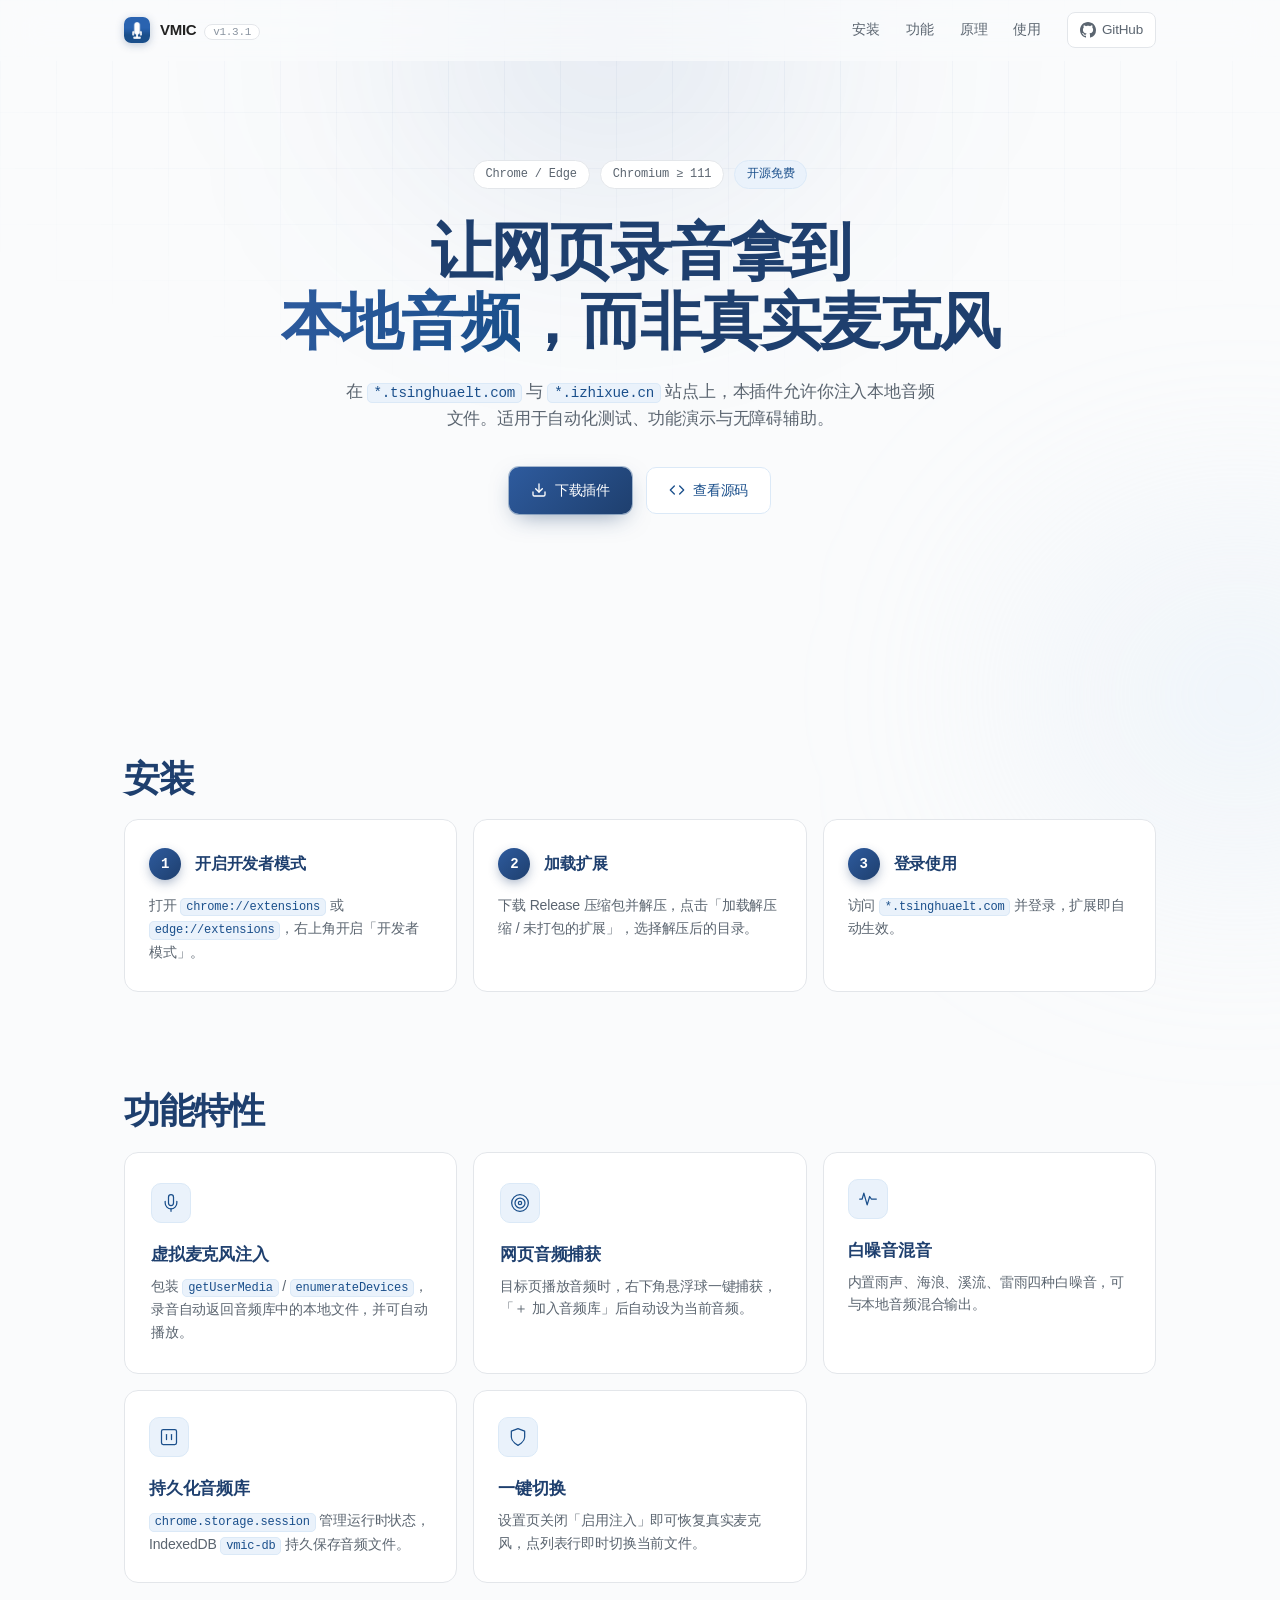
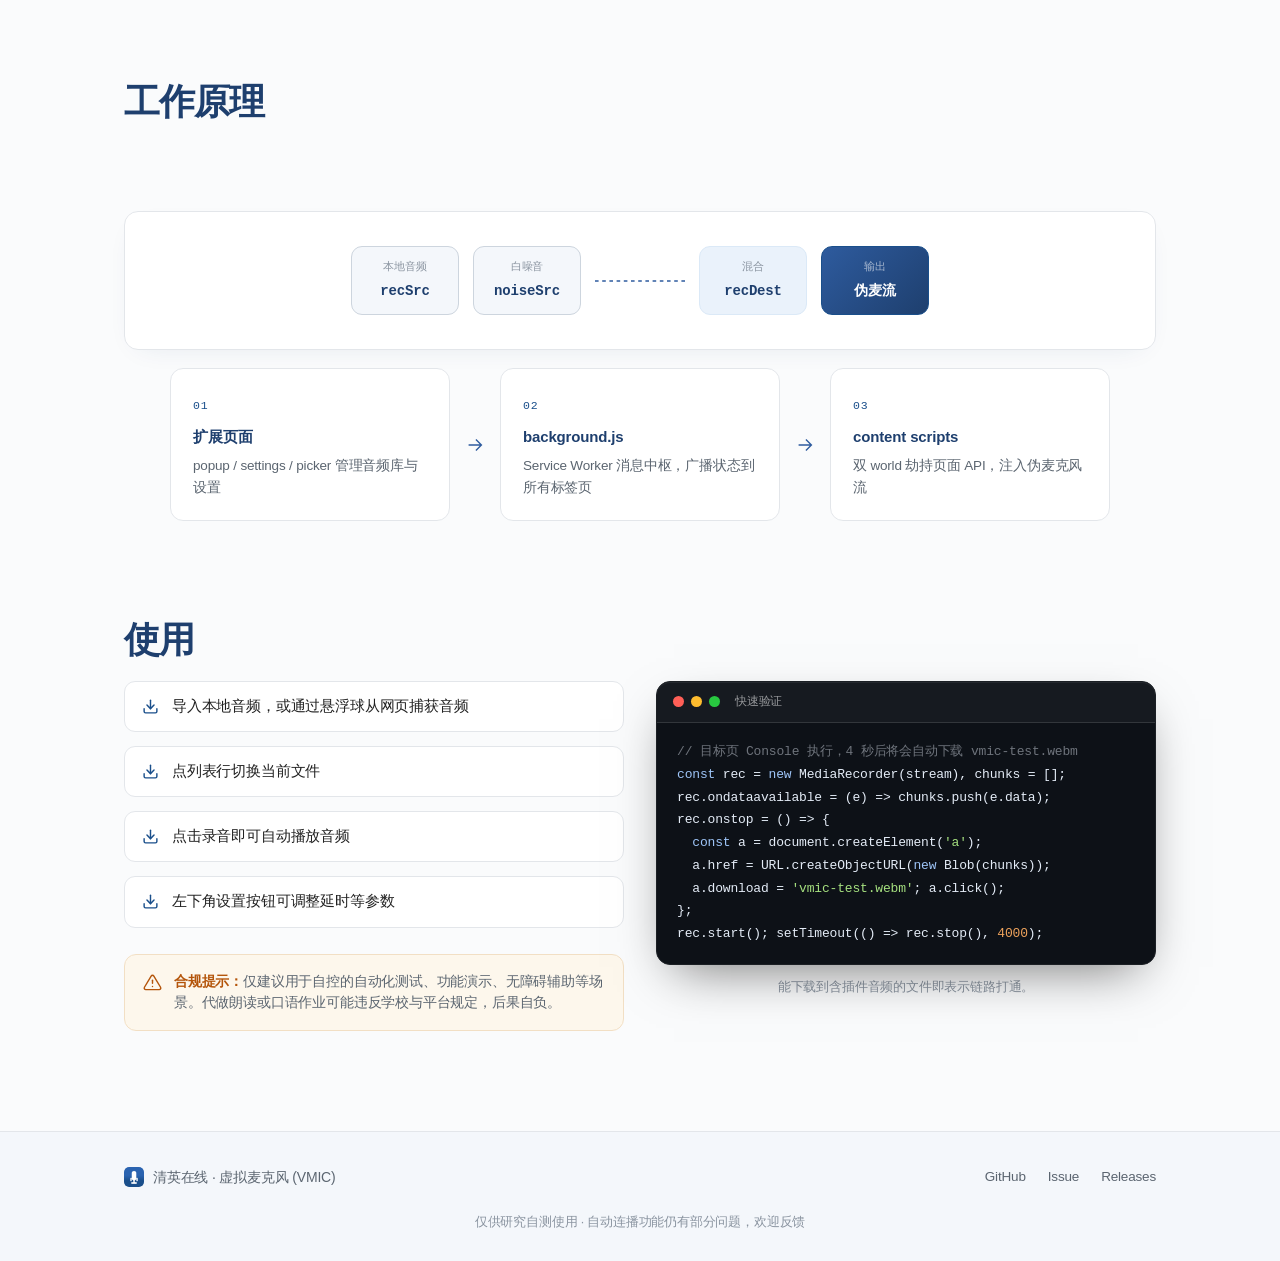
<file: index.html>
<!DOCTYPE html>
<html lang="zh-CN">
<head>
  <meta charset="UTF-8">
  <meta name="viewport" content="width=device-width, initial-scale=1.0">
  <title>清英在线 · 虚拟麦克风 (VMIC)</title>
  <meta name="description" content="让清英在线的网页录音只能拿到本插件注入的本地音频，而非真实麦克风。仅供研究自测使用。">
  <link rel="icon" href="assets/icon.png" type="image/png">
  <link rel="stylesheet" href="style.css">
</head>
<body>
  <div class="bg-grid"></div>
  <div class="bg-glow bg-glow-a"></div>
  <div class="bg-glow bg-glow-b"></div>

  <nav id="nav">
    <div class="nav-inner">
      <a class="brand" href="#top">
        <img class="brand-icon" src="assets/icon.png" alt="VMIC 图标">
        <span>VMIC <span class="brand-ver">v1.3.1</span></span>
      </a>
      <div class="nav-links">
        <a href="#install">安装</a>
        <a href="#features">功能</a>
        <a href="#how">原理</a>
        <a href="#usage">使用</a>

        <a class="nav-gh" href="https://github.com/ckckh2023/TsingHuaelt-VMIC" target="_blank" rel="noopener">
          <svg viewBox="0 0 16 16" width="16" height="16" fill="currentColor" aria-hidden="true">
            <path d="M8 0C3.58 0 0 3.58 0 8c0 3.54 2.29 6.53 5.47 7.59.4.07.55-.17.55-.38 0-.19-.01-.82-.01-1.49-2.01.37-2.53-.49-2.69-.94-.09-.23-.48-.94-.82-1.13-.28-.15-.68-.52-.01-.53.63-.01 1.08.58 1.23.82.72 1.21 1.87.87 2.33.66.07-.52.28-.87.51-1.07-1.78-.2-3.64-.89-3.64-3.95 0-.87.31-1.59.82-2.15-.08-.2-.36-1.02.08-2.12 0 0 .67-.21 2.2.82.64-.18 1.32-.27 2-.27s1.36.09 2 .27c1.53-1.04 2.2-.82 2.2-.82.44 1.1.16 1.92.08 2.12.51.56.82 1.27.82 2.15 0 3.07-1.87 3.75-3.65 3.95.29.25.54.73.54 1.48 0 1.07-.01 1.93-.01 2.2 0 .21.15.46.55.38A8.01 8.01 0 0 0 16 8c0-4.42-3.58-8-8-8Z"/>
          </svg>
          <span>GitHub</span>
        </a>
      </div>
    </div>
  </nav>

  <main id="top">
    <section class="hero">
      <div class="hero-badges reveal">
        <span class="badge">Chrome / Edge</span>
        <span class="badge">Chromium ≥ 111</span>
        <span class="badge badge-acc">开源免费</span>
      </div>
      <h1 class="hero-title reveal">让网页录音拿到<br><span class="grad-text">本地音频</span>，而非真实麦克风</h1>
      <p class="hero-desc reveal">在 <code>*.tsinghuaelt.com</code> 与 <code>*.izhixue.cn</code> 站点上，本插件允许你注入本地音频文件。适用于自动化测试、功能演示与无障碍辅助。</p>
      <div class="hero-cta reveal">
        <a class="btn btn-primary" href="https://github.com/ckckh2023/TsingHuaelt-VMIC/releases/latest" target="_blank" rel="noopener">
          <svg viewBox="0 0 24 24" width="16" height="16" fill="none" stroke="currentColor" stroke-width="2" stroke-linecap="round" stroke-linejoin="round" aria-hidden="true">
            <path d="M21 15v4a2 2 0 0 1-2 2H5a2 2 0 0 1-2-2v-4"/>
            <polyline points="7 10 12 15 17 10"/>
            <line x1="12" y1="15" x2="12" y2="3"/>
          </svg>
          下载插件
        </a>
        <a class="btn btn-ghost" href="https://github.com/ckckh2023/TsingHuaelt-VMIC" target="_blank" rel="noopener">
          <svg viewBox="0 0 24 24" width="16" height="16" fill="none" stroke="currentColor" stroke-width="2" stroke-linecap="round" stroke-linejoin="round" aria-hidden="true">
            <path d="m16 18 6-6-6-6"/>
            <path d="m8 6-6 6 6 6"/>
          </svg>
          查看源码
        </a>
      </div>

    </section>

    <section id="install" class="section">
      <h2 class="sec-title reveal">安装</h2>
      <div class="steps">
        <div class="step reveal">
          <div class="step-head">
            <span class="step-num">1</span>
            <h3>开启开发者模式</h3>
          </div>
          <p>打开 <code>chrome://extensions</code> 或 <code>edge://extensions</code>，右上角开启「开发者模式」。</p>
        </div>
        <div class="step reveal">
          <div class="step-head">
            <span class="step-num">2</span>
            <h3>加载扩展</h3>
          </div>
          <p>下载 Release 压缩包并解压，点击「加载解压缩 / 未打包的扩展」，选择解压后的目录。</p>
        </div>
        <div class="step reveal">
          <div class="step-head">
            <span class="step-num">3</span>
            <h3>登录使用</h3>
          </div>
          <p>访问 <code>*.tsinghuaelt.com</code> 并登录，扩展即自动生效。</p>
        </div>
      </div>
    </section>

    <section id="features" class="section">
      <h2 class="sec-title reveal">功能特性</h2>
      <div class="bento">
        <article class="card card-lg reveal">
          <div class="card-icon">
            <svg viewBox="0 0 24 24" fill="none" stroke="currentColor" stroke-width="1.5" stroke-linecap="round" stroke-linejoin="round" aria-hidden="true">
              <path d="M12 2a3 3 0 0 0-3 3v7a3 3 0 0 0 6 0V5a3 3 0 0 0-3-3Z"/>
              <path d="M19 10v2a7 7 0 0 1-14 0v-2"/>
              <line x1="12" y1="19" x2="12" y2="22"/>
            </svg>
          </div>
          <h3>虚拟麦克风注入</h3>
          <p>包装 <code>getUserMedia</code> / <code>enumerateDevices</code>，录音自动返回音频库中的本地文件，并可自动播放。</p>
        </article>
        <article class="card card-lg reveal">
          <div class="card-icon">
            <svg viewBox="0 0 24 24" fill="none" stroke="currentColor" stroke-width="1.5" stroke-linecap="round" stroke-linejoin="round" aria-hidden="true">
              <circle cx="12" cy="12" r="10"/>
              <circle cx="12" cy="12" r="6"/>
              <circle cx="12" cy="12" r="2"/>
            </svg>
          </div>
          <h3>网页音频捕获</h3>
          <p>目标页播放音频时，右下角悬浮球一键捕获，「＋ 加入音频库」后自动设为当前音频。</p>
        </article>
        <article class="card reveal">
          <div class="card-icon">
            <svg viewBox="0 0 24 24" fill="none" stroke="currentColor" stroke-width="1.5" stroke-linecap="round" stroke-linejoin="round" aria-hidden="true">
              <path d="M2 12h3l2-7 4 14 3-10 2 3h6"/>
            </svg>
          </div>
          <h3>白噪音混音</h3>
          <p>内置雨声、海浪、溪流、雷雨四种白噪音，可与本地音频混合输出。</p>
        </article>
        <article class="card reveal">
          <div class="card-icon">
            <svg viewBox="0 0 24 24" fill="none" stroke="currentColor" stroke-width="1.5" stroke-linecap="round" stroke-linejoin="round" aria-hidden="true">
              <rect x="3" y="3" width="18" height="18" rx="2"/>
              <path d="M9 9v6"/>
              <path d="M15 9v6"/>
            </svg>
          </div>
          <h3>持久化音频库</h3>
          <p><code>chrome.storage.session</code> 管理运行时状态，IndexedDB <code>vmic-db</code> 持久保存音频文件。</p>
        </article>
        <article class="card reveal">
          <div class="card-icon">
            <svg viewBox="0 0 24 24" fill="none" stroke="currentColor" stroke-width="1.5" stroke-linecap="round" stroke-linejoin="round" aria-hidden="true">
              <path d="M12 22s8-4 8-10V5l-8-3-8 3v7c0 6 8 10 8 10z"/>
            </svg>
          </div>
          <h3>一键切换</h3>
          <p>设置页关闭「启用注入」即可恢复真实麦克风，点列表行即时切换当前文件。</p>
        </article>
      </div>
    </section>

    <section id="how" class="section">
      <h2 class="sec-title reveal">工作原理</h2>
      <p class="sec-desc reveal">注入的音频经 Web Audio 图混合后，作为伪麦克风流交还给页面。</p>
      <div class="flow-map reveal">
        <div class="node">
          <span class="node-label">本地音频</span>
          <span class="node-name">recSrc</span>
        </div>
        <div class="node">
          <span class="node-label">白噪音</span>
          <span class="node-name">noiseSrc</span>
        </div>
        <div class="edge-group" aria-hidden="true">
          <svg viewBox="0 0 100 20" preserveAspectRatio="none"><path d="M0 10 Q 50 10 100 10" fill="none"/></svg>
        </div>
        <div class="node node-mid">
          <span class="node-label">混合</span>
          <span class="node-name">recDest</span>
        </div>
        <div class="node node-acc">
          <span class="node-label">输出</span>
          <span class="node-name">伪麦流</span>
        </div>
      </div>
      <div class="arch reveal">
        <div class="arch-step">
          <span class="arch-num">01</span>
          <h4>扩展页面</h4>
          <p>popup / settings / picker 管理音频库与设置</p>
        </div>
        <svg class="arch-arrow" viewBox="0 0 24 24" fill="none" stroke="currentColor" stroke-width="1.5" aria-hidden="true"><path d="M5 12h14M13 6l6 6-6 6"/></svg>
        <div class="arch-step">
          <span class="arch-num">02</span>
          <h4>background.js</h4>
          <p>Service Worker 消息中枢，广播状态到所有标签页</p>
        </div>
        <svg class="arch-arrow" viewBox="0 0 24 24" fill="none" stroke="currentColor" stroke-width="1.5" aria-hidden="true"><path d="M5 12h14M13 6l6 6-6 6"/></svg>
        <div class="arch-step">
          <span class="arch-num">03</span>
          <h4>content scripts</h4>
          <p>双 world 劫持页面 API，注入伪麦克风流</p>
        </div>
      </div>
    </section>


    <section id="usage" class="section">
      <h2 class="sec-title reveal">使用</h2>
      <div class="usage-grid">
        <div class="usage-col reveal">
          <ul class="usage-list">
            <li>
              <svg viewBox="0 0 24 24" fill="none" stroke="currentColor" stroke-width="2" stroke-linecap="round" stroke-linejoin="round" aria-hidden="true"><path d="M21 15v4a2 2 0 0 1-2 2H5a2 2 0 0 1-2-2v-4"/><polyline points="7 10 12 15 17 10"/><line x1="12" y1="15" x2="12" y2="3"/></svg>
              <span>导入本地音频，或通过悬浮球从网页捕获音频</span>
            </li>
            <li>
              <svg viewBox="0 0 24 24" fill="none" stroke="currentColor" stroke-width="2" stroke-linecap="round" stroke-linejoin="round" aria-hidden="true"><path d="M21 15v4a2 2 0 0 1-2 2H5a2 2 0 0 1-2-2v-4"/><polyline points="7 10 12 15 17 10"/><line x1="12" y1="15" x2="12" y2="3"/></svg>
              <span>点列表行切换当前文件</span>
            </li>
            <li>
              <svg viewBox="0 0 24 24" fill="none" stroke="currentColor" stroke-width="2" stroke-linecap="round" stroke-linejoin="round" aria-hidden="true"><path d="M21 15v4a2 2 0 0 1-2 2H5a2 2 0 0 1-2-2v-4"/><polyline points="7 10 12 15 17 10"/><line x1="12" y1="15" x2="12" y2="3"/></svg>
              <span>点击录音即可自动播放音频</span>
            </li>
            <li>
              <svg viewBox="0 0 24 24" fill="none" stroke="currentColor" stroke-width="2" stroke-linecap="round" stroke-linejoin="round" aria-hidden="true"><path d="M21 15v4a2 2 0 0 1-2 2H5a2 2 0 0 1-2-2v-4"/><polyline points="7 10 12 15 17 10"/><line x1="12" y1="15" x2="12" y2="3"/></svg>
              <span>左下角设置按钮可调整延时等参数</span>
            </li>
          </ul>
          <div class="notice notice-warn">
            <svg viewBox="0 0 24 24" fill="none" stroke="currentColor" stroke-width="1.8" stroke-linecap="round" stroke-linejoin="round" aria-hidden="true"><path d="M10.29 3.86 1.82 18a2 2 0 0 0 1.71 3h16.94a2 2 0 0 0 1.71-3L13.71 3.86a2 2 0 0 0-3.42 0z"/><line x1="12" y1="9" x2="12" y2="13"/><line x1="12" y1="17" x2="12.01" y2="17"/></svg>
            <p><strong>合规提示：</strong>仅建议用于自控的自动化测试、功能演示、无障碍辅助等场景。代做朗读或口语作业可能违反学校与平台规定，后果自负。</p>
          </div>
        </div>
        <div class="usage-col reveal">
          <div class="terminal">
            <div class="window-bar">
              <span class="dot dot-r"></span><span class="dot dot-y"></span><span class="dot dot-g"></span>
              <span class="window-title">快速验证</span>
            </div>
            <pre><code><span class="c-dim">// 目标页 Console 执行，4 秒后将会自动下载 vmic-test.webm</span>
<span class="c-key">const</span> rec = <span class="c-key">new</span> MediaRecorder(stream), chunks = [];
rec.ondataavailable = (e) => chunks.push(e.data);
rec.onstop = () => {
  <span class="c-key">const</span> a = document.createElement(<span class="c-str">'a'</span>);
  a.href = URL.createObjectURL(<span class="c-key">new</span> Blob(chunks));
  a.download = <span class="c-str">'vmic-test.webm'</span>; a.click();
};
rec.start(); setTimeout(() => rec.stop(), <span class="c-num">4000</span>);</code></pre>
          </div>
          <p class="terminal-note">能下载到含插件音频的文件即表示链路打通。</p>
        </div>
      </div>
    </section>


    <footer>
      <div class="footer-inner">
        <div class="footer-brand">
          <img class="footer-icon" src="assets/icon.png" alt="">
          <span>清英在线 · 虚拟麦克风 (VMIC)</span>
        </div>
        <div class="footer-links">
          <a href="https://github.com/ckckh2023/TsingHuaelt-VMIC" target="_blank" rel="noopener">GitHub</a>
          <a href="https://github.com/ckckh2023/TsingHuaelt-VMIC/issues" target="_blank" rel="noopener">Issue</a>
          <a href="https://github.com/ckckh2023/TsingHuaelt-VMIC/releases" target="_blank" rel="noopener">Releases</a>
        </div>
        <p class="footer-note">仅供研究自测使用 · 自动连播功能仍有部分问题，欢迎反馈</p>
      </div>
    </footer>
  </main>

  <script src="script.js"></script>
</body>
</html>
</file>
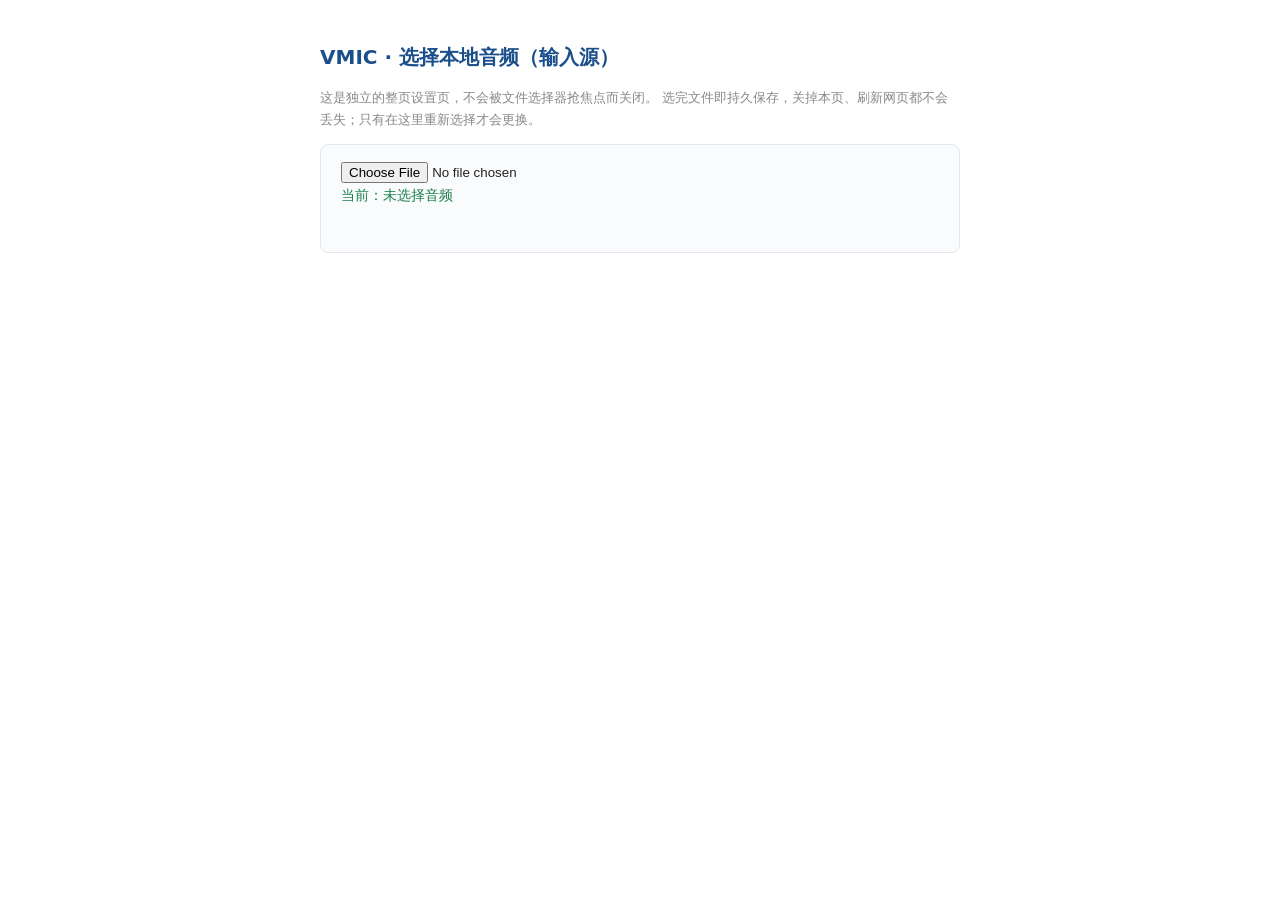
<file: options.html>
<!DOCTYPE html>
<html lang="zh-CN">
<head>
  <meta charset="UTF-8">
  <title>VMIC · 选择本地音频</title>
  <style>
    body { font: 14px/1.7 "Microsoft YaHei", system-ui, sans-serif; max-width: 640px; margin: 40px auto; padding: 0 20px; color: #222; }
    h1 { color: #1a4f8b; font-size: 20px; }
    .card { border: 1px solid #e3e6ea; border-radius: 8px; padding: 16px 20px; background: #fafbfc; margin-top: 12px; }
    .hint { color: #888; font-size: 13px; margin: 8px 0; }
    #status { color: #b4550b; min-height: 20px; margin-top: 8px; }
    #info { color: #1a7f4b; }
  </style>
</head>
<body>
  <h1>VMIC · 选择本地音频（输入源）</h1>
  <p class="hint">
    这是独立的整页设置页，不会被文件选择器抢焦点而关闭。
    选完文件即持久保存，关掉本页、刷新网页都不会丢失；只有在这里重新选择才会更换。
  </p>
  <div class="card">
    <input type="file" id="file" accept="audio/*">
    <div id="info">当前：读取中…</div>
    <div id="status"></div>
  </div>
  <script src="options.js"></script>
</body>
</html>
</file>
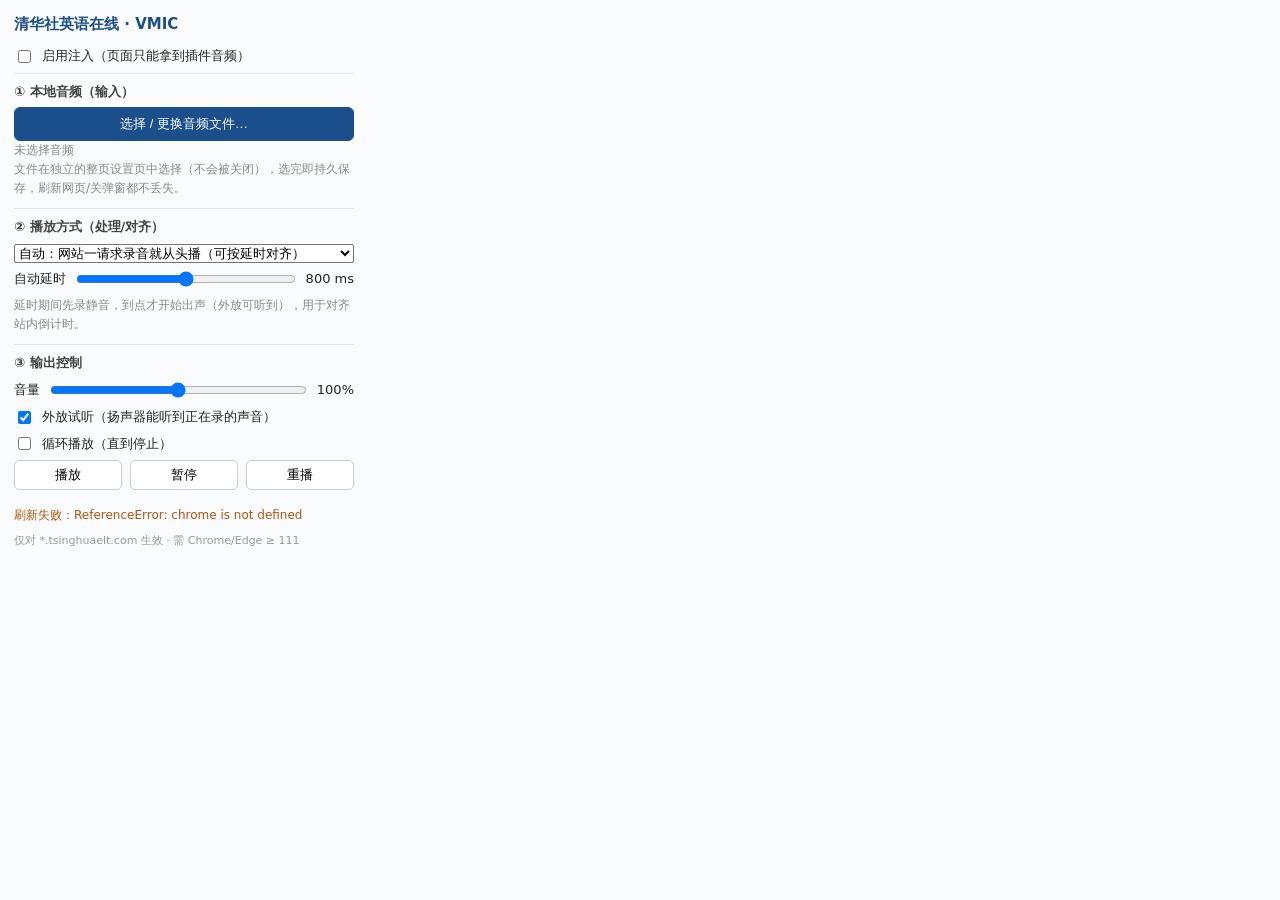
<file: popup.html>
<!DOCTYPE html>
<html lang="zh-CN">
<head>
  <meta charset="UTF-8">
  <link rel="stylesheet" href="popup.css">
</head>
<body>
  <h1>清华社英语在线 · VMIC</h1>

  <label class="row switch">
    <input type="checkbox" id="enable">
    <span>启用注入（页面只能拿到插件音频）</span>
  </label>

  <div class="group">
    <div class="label">① 本地音频（输入）</div>
    <button id="btnPick">选择 / 更换音频文件…</button>
    <div id="fileInfo" class="hint">未选择音频</div>
    <div class="hint">文件在独立的整页设置页中选择（不会被关闭），选完即持久保存，刷新网页/关弹窗都不丢失。</div>
  </div>

  <div class="group">
    <div class="label">② 播放方式（处理/对齐）</div>
    <div class="row">
      <select id="mode">
        <option value="auto">自动：网站一请求录音就从头播（可按延时对齐）</option>
        <option value="manual">手动：我点“播放”再出声</option>
      </select>
    </div>
    <div class="row" id="delayRow">
      <span>自动延时</span>
      <input type="range" id="delay" min="0" max="3000" step="100">
      <span id="delayLabel">800 ms</span>
    </div>
    <div class="hint">延时期间先录静音，到点才开始出声（外放可听到），用于对齐站内倒计时。</div>
  </div>

  <div class="group">
    <div class="label">③ 输出控制</div>
    <div class="row">
      <span>音量</span>
      <input type="range" id="volume" min="0" max="100" step="5">
      <span id="volLabel">100%</span>
    </div>
    <label class="row switch"><input type="checkbox" id="monitor" checked><span>外放试听（扬声器能听到正在录的声音）</span></label>
    <label class="row switch"><input type="checkbox" id="loop"><span>循环播放（直到停止）</span></label>
    <div class="row btns">
      <button id="btnPlay">播放</button>
      <button id="btnPause">暂停</button>
      <button id="btnRestart">重播</button>
    </div>
  </div>

  <div id="status" class="status"></div>
  <div class="foot">仅对 *.tsinghuaelt.com 生效 · 需 Chrome/Edge ≥ 111</div>
  <script src="popup.js"></script>
</body>
</html>
</file>
<file: style.css>
:root {
  --bg: #fafbfc;
  --surface: #ffffff;
  --surface-2: #f4f7fb;
  --blue: #1a4f8b;
  --blue-bright: #2e5b9e;
  --blue-deep: #1e3f6e;
  --blue-light: #eaf2fb;
  --blue-light-2: #dbe9f7;
  --text: #222;
  --text-2: #5b6570;
  --text-3: #8a94a0;
  --border: #e3e6ea;
  --border-strong: #cdd5de;
  --green: #1a7f4b;
  --orange: #b4550b;
  --ease: cubic-bezier(0.16, 1, 0.3, 1);
  --font: "Inter", "SF Pro Display", -apple-system, "PingFang SC", "Microsoft YaHei", "Noto Sans SC", sans-serif;
  --mono: "JetBrains Mono", "SF Mono", ui-monospace, Menlo, Consolas, monospace;
}

* { margin: 0; padding: 0; box-sizing: border-box; }

html { scroll-behavior: smooth; scroll-padding-top: 74px; }

body {
  background: var(--bg);
  color: var(--text);
  font-family: var(--font);
  letter-spacing: -0.011em;
  line-height: 1.6;
  overflow-x: hidden;
  -webkit-font-smoothing: antialiased;
}

::selection { background: var(--blue-light-2); color: var(--blue-deep); }

code {
  font-family: var(--mono);
  font-size: 0.86em;
  background: var(--blue-light);
  border: 1px solid var(--blue-light-2);
  border-radius: 5px;
  padding: 0.1em 0.4em;
  color: var(--blue);
}

/* ---------- 背景 ---------- */
.bg-grid {
  position: fixed;
  inset: 0;
  background-image:
    linear-gradient(rgba(26, 79, 139, 0.045) 1px, transparent 1px),
    linear-gradient(90deg, rgba(26, 79, 139, 0.045) 1px, transparent 1px);
  background-size: 56px 56px;
  mask-image: radial-gradient(ellipse 90% 60% at 50% 0%, black 20%, transparent 75%);
  -webkit-mask-image: radial-gradient(ellipse 90% 60% at 50% 0%, black 20%, transparent 75%);
  pointer-events: none;
  z-index: 0;
}

.bg-glow {
  position: fixed;
  border-radius: 50%;
  filter: blur(110px);
  pointer-events: none;
  z-index: 0;
}
.bg-glow-a {
  width: 620px; height: 460px;
  top: -180px; left: 50%;
  transform: translateX(-55%);
  background: radial-gradient(closest-side, rgba(46, 91, 158, 0.16), transparent);
  animation: breathe 9s ease-in-out infinite;
}
.bg-glow-b {
  width: 520px; height: 400px;
  top: 55%; right: -220px;
  background: radial-gradient(closest-side, rgba(219, 233, 247, 0.65), transparent);
  animation: breathe 11s ease-in-out 2s infinite;
}

@keyframes breathe {
  0%, 100% { opacity: 0.55; }
  50% { opacity: 1; }
}

main { position: relative; z-index: 1; }

/* ---------- 导航 ---------- */
#nav {
  position: fixed;
  top: 0; left: 0; right: 0;
  z-index: 100;
  backdrop-filter: blur(20px);
  -webkit-backdrop-filter: blur(20px);
  background: rgba(250, 251, 252, 0.72);
  border-bottom: 1px solid transparent;
  transition: border-color 0.4s var(--ease), background 0.4s var(--ease);
}
#nav.scrolled { border-bottom-color: var(--border); background: rgba(250, 251, 252, 0.9); }

.nav-inner {
  max-width: 1080px;
  margin: 0 auto;
  padding: 0 24px;
  height: 60px;
  display: flex;
  align-items: center;
  justify-content: space-between;
}

.brand {
  display: flex;
  align-items: center;
  gap: 10px;
  color: var(--text);
  text-decoration: none;
  font-weight: 600;
  font-size: 15px;
  letter-spacing: -0.02em;
}
.brand-icon {
  width: 26px; height: 26px;
  border-radius: 7px;
  box-shadow: 0 2px 8px rgba(30, 63, 110, 0.28);
}
.brand-ver {
  font-family: var(--mono);
  font-size: 11px;
  font-weight: 400;
  color: var(--text-3);
  border: 1px solid var(--border);
  border-radius: 99px;
  padding: 1px 8px;
  margin-left: 4px;
  background: var(--surface);
}

.nav-links { display: flex; align-items: center; gap: 26px; }
.nav-links > a {
  color: var(--text-2);
  text-decoration: none;
  font-size: 13.5px;
  transition: color 0.25s;
}
.nav-links > a:hover { color: var(--blue); }
.nav-gh {
  display: flex;
  align-items: center;
  gap: 6px;
  border: 1px solid var(--border);
  border-radius: 8px;
  padding: 6px 12px;
  background: var(--surface);
  transition: border-color 0.25s, background 0.25s;
}
.nav-gh:hover { border-color: var(--blue); background: var(--blue-light); }

/* ---------- Hero ---------- */
.hero {
  max-width: 780px;
  margin: 0 auto;
  padding: 160px 24px 90px;
  text-align: center;
}

.hero-badges { display: flex; justify-content: center; gap: 10px; flex-wrap: wrap; margin-bottom: 28px; }
.badge {
  font-size: 12px;
  font-family: var(--mono);
  color: var(--text-2);
  border: 1px solid var(--border);
  border-radius: 99px;
  padding: 4px 12px;
  background: var(--surface);
}
.badge-acc {
  color: var(--blue);
  border-color: var(--blue-light-2);
  background: var(--blue-light);
}

.hero-title {
  font-size: clamp(38px, 6vw, 62px);
  font-weight: 700;
  letter-spacing: -0.035em;
  line-height: 1.12;
  margin-bottom: 22px;
  color: var(--blue-deep);
}

.grad-text {
  background: linear-gradient(120deg, #2e5b9e 0%, #1a4f8b 50%, #2e5b9e 100%);
  background-size: 200% auto;
  -webkit-background-clip: text;
  background-clip: text;
  -webkit-text-fill-color: transparent;
  animation: shimmer-text 6s linear infinite;
}
@keyframes shimmer-text { to { background-position: 200% center; } }

.hero-desc {
  color: var(--text-2);
  font-size: 16.5px;
  max-width: 600px;
  margin: 0 auto 36px;
}

.hero-cta { display: flex; justify-content: center; gap: 14px; flex-wrap: wrap; margin-bottom: 56px; }

.btn {
  display: inline-flex;
  align-items: center;
  gap: 8px;
  font-size: 14px;
  font-weight: 500;
  text-decoration: none;
  border-radius: 10px;
  padding: 11px 22px;
  transition: transform 0.3s var(--ease), box-shadow 0.3s var(--ease), border-color 0.3s, background 0.3s;
}
.btn:active { transform: scale(0.97); }

.btn-primary {
  color: #fff;
  background: linear-gradient(135deg, #2e5b9e, #1e3f6e);
  box-shadow: 0 0 0 1px rgba(26, 79, 139, 0.35), 0 8px 24px -8px rgba(30, 63, 110, 0.55);
}
.btn-primary:hover {
  transform: translateY(-2px);
  box-shadow: 0 0 0 1px rgba(26, 79, 139, 0.5), 0 12px 32px -8px rgba(30, 63, 110, 0.65);
}

.btn-ghost {
  color: var(--blue);
  border: 1px solid var(--blue-light-2);
  background: var(--surface);
}
.btn-ghost:hover { border-color: var(--blue); background: var(--blue-light); transform: translateY(-2px); }

/* ---------- 代码窗口 ---------- */
.terminal {
  border: 1px solid #1b1f24;
  border-radius: 14px;
  background: #0d1117;
  overflow: hidden;
  text-align: left;
  box-shadow: 0 20px 50px -18px rgba(0, 0, 0, 0.55), inset 0 1px 0 rgba(255, 255, 255, 0.06);
  position: relative;
}
.terminal::before {
  content: "";
  position: absolute;
  inset: 0;
  background: linear-gradient(115deg, transparent 30%, rgba(255, 255, 255, 0.06) 48%, transparent 62%);
  transform: translateX(-100%);
  animation: sweep 7s ease-in-out infinite;
  pointer-events: none;
}
@keyframes sweep {
  0%, 55% { transform: translateX(-100%); }
  85%, 100% { transform: translateX(100%); }
}

.window-bar {
  display: flex;
  align-items: center;
  gap: 7px;
  padding: 11px 16px;
  border-bottom: 1px solid rgba(255, 255, 255, 0.12);
  background: rgba(255, 255, 255, 0.04);
}
.dot { width: 11px; height: 11px; border-radius: 50%; }
.dot-r { background: #ff5f57; } .dot-y { background: #febc2e; } .dot-g { background: #28c840; }
.window-title {
  margin-left: 8px;
  font-family: var(--mono);
  font-size: 11.5px;
  color: rgba(255, 255, 255, 0.55);
}

pre {
  padding: 18px 20px;
  overflow-x: auto;
  font-family: var(--mono);
  font-size: 13px;
  line-height: 1.75;
  color: #e4ecf7;
}
pre code {
  background: transparent;
  border: none;
  padding: 0;
  color: inherit;
  font-size: inherit;
}
pre::-webkit-scrollbar { height: 6px; }
pre::-webkit-scrollbar-thumb { background: rgba(255, 255, 255, 0.2); border-radius: 3px; }

.c-dim { color: rgba(228, 236, 247, 0.45); }
.c-key { color: #9ec5f8; }
.c-str { color: #a5e07f; }
.c-num { color: #f0a45d; }

/* ---------- 区块 ---------- */
.section {
  max-width: 1080px;
  margin: 0 auto;
  padding: 90px 24px 0;
}
#usage { padding-bottom: 40px; }

.sec-title {
  font-size: clamp(26px, 3.4vw, 36px);
  font-weight: 700;
  letter-spacing: -0.03em;
  margin-bottom: 12px;
  color: var(--blue-deep);
}
.sec-desc { color: var(--text-2); font-size: 15.5px; margin-bottom: 44px; max-width: 640px; }

/* ---------- Bento ---------- */
.bento {
  display: grid;
  grid-template-columns: repeat(3, 1fr);
  gap: 16px;
}

.card {
  position: relative;
  border: 1px solid var(--border);
  border-radius: 14px;
  background: var(--surface);
  padding: 26px 24px;
  transition: border-color 0.35s var(--ease), transform 0.35s var(--ease), box-shadow 0.35s var(--ease);
  overflow: hidden;
}
.card::after {
  content: "";
  position: absolute;
  top: 0; left: 20%; right: 20%;
  height: 2px;
  background: linear-gradient(90deg, transparent, #2e5b9e, transparent);
  opacity: 0;
  transition: opacity 0.4s;
}
.card:hover {
  border-color: var(--blue-light-2);
  transform: translateY(-3px);
  box-shadow: 0 14px 34px -14px rgba(30, 63, 110, 0.22);
}
.card:hover::after { opacity: 1; }

.card-lg:first-child, .card-lg:nth-child(2) { padding: 30px 26px; }

.card-icon {
  width: 40px; height: 40px;
  display: grid;
  place-items: center;
  border: 1px solid var(--blue-light-2);
  border-radius: 10px;
  background: var(--blue-light);
  color: var(--blue);
  margin-bottom: 18px;
}
.card-icon svg { width: 20px; height: 20px; }

.card h3 { font-size: 16.5px; font-weight: 600; letter-spacing: -0.015em; margin-bottom: 8px; color: var(--blue-deep); }
.card p { color: var(--text-2); font-size: 14px; }

/* ---------- 音频图 ---------- */
.flow-map {
  display: flex;
  align-items: center;
  justify-content: center;
  gap: 14px;
  flex-wrap: wrap;
  border: 1px solid var(--border);
  border-radius: 14px;
  background: var(--surface);
  padding: 34px 28px;
  margin-bottom: 18px;
  box-shadow: 0 8px 28px -16px rgba(30, 63, 110, 0.14);
}

.node {
  display: flex;
  flex-direction: column;
  gap: 3px;
  align-items: center;
  border: 1px solid var(--border-strong);
  border-radius: 11px;
  padding: 12px 20px;
  background: var(--surface-2);
  min-width: 108px;
}
.node-label { font-size: 11px; color: var(--text-3); font-family: var(--mono); }
.node-name { font-size: 14px; font-weight: 600; font-family: var(--mono); color: var(--blue-deep); }
.node-mid { border-color: var(--blue-light-2); background: var(--blue-light); }
.node-acc {
  border-color: var(--blue);
  background: linear-gradient(135deg, #2e5b9e, #1e3f6e);
  animation: pulse-node 3.2s ease-in-out infinite;
}
.node-acc .node-label { color: rgba(255, 255, 255, 0.6); }
.node-acc .node-name { color: #fff; }
@keyframes pulse-node {
  0%, 100% { box-shadow: 0 0 20px -6px rgba(46, 91, 158, 0.45); }
  50% { box-shadow: 0 0 30px -4px rgba(46, 91, 158, 0.7); }
}

.edge-group { flex: 1; min-width: 40px; max-width: 90px; height: 20px; }
.edge-group svg { width: 100%; height: 100%; overflow: visible; }
.edge-group path {
  stroke: var(--blue-bright);
  stroke-width: 1.5;
  stroke-dasharray: 4 4;
  animation: dash-flow 1.2s linear infinite;
}
@keyframes dash-flow { to { stroke-dashoffset: -8; } }

/* ---------- 架构 ---------- */
.arch {
  display: flex;
  align-items: stretch;
  justify-content: center;
  gap: 14px;
  flex-wrap: wrap;
  margin-top: 18px;
}
.arch-step {
  flex: 1;
  min-width: 200px;
  max-width: 280px;
  border: 1px solid var(--border);
  border-radius: 13px;
  background: var(--surface);
  padding: 22px;
}
.arch-num {
  font-family: var(--mono);
  font-size: 11.5px;
  color: var(--blue);
  letter-spacing: 0.08em;
}
.arch-step h4 { font-size: 15px; margin: 8px 0 6px; letter-spacing: -0.01em; color: var(--blue-deep); }
.arch-step p { color: var(--text-2); font-size: 13.5px; }
.arch-arrow {
  align-self: center;
  width: 22px; height: 22px;
  color: var(--blue-bright);
  flex-shrink: 0;
}

/* ---------- 安装步骤 ---------- */
.steps { display: grid; grid-template-columns: repeat(3, 1fr); gap: 16px; }

.step {
  border: 1px solid var(--border);
  border-radius: 14px;
  background: var(--surface);
  padding: 28px 24px;
  position: relative;
  transition: border-color 0.35s var(--ease), transform 0.35s var(--ease), box-shadow 0.35s var(--ease);
}
.step:hover {
  border-color: var(--blue-light-2);
  transform: translateY(-3px);
  box-shadow: 0 14px 34px -14px rgba(30, 63, 110, 0.22);
}

.step-head { display: flex; align-items: center; gap: 14px; margin-bottom: 14px; }
.step-num {
  display: grid;
  place-items: center;
  width: 32px; height: 32px;
  border-radius: 50%;
  background: linear-gradient(135deg, #2e5b9e, #1e3f6e);
  color: #fff;
  font-family: var(--mono);
  font-size: 14px;
  font-weight: 600;
  box-shadow: 0 4px 12px -2px rgba(30, 63, 110, 0.45);
}
.step h3 { font-size: 16px; font-weight: 600; color: var(--blue-deep); }
.step p { color: var(--text-2); font-size: 14px; }

/* ---------- 使用 ---------- */
.usage-grid {
  display: grid;
  grid-template-columns: 1fr 1fr;
  gap: 32px;
  align-items: start;
}

.usage-list { list-style: none; display: flex; flex-direction: column; gap: 14px; margin-bottom: 26px; }
.usage-list li {
  display: flex;
  align-items: center;
  gap: 13px;
  border: 1px solid var(--border);
  border-radius: 11px;
  background: var(--surface);
  padding: 13px 17px;
  font-size: 14.5px;
  color: var(--text);
  transition: border-color 0.3s;
}
.usage-list li:hover { border-color: var(--blue); }
.usage-list svg { width: 17px; height: 17px; color: var(--blue); flex-shrink: 0; }

.notice {
  display: flex;
  gap: 12px;
  border-radius: 12px;
  padding: 16px 18px;
  font-size: 13.5px;
}
.notice-warn {
  border: 1px solid #f2dfc4;
  background: #fdf7ec;
}
.notice svg { width: 19px; height: 19px; flex-shrink: 0; color: var(--orange); margin-top: 2px; }
.notice p { color: var(--text-2); }
.notice strong { color: var(--orange); }

.terminal-note { color: var(--text-3); font-size: 13px; margin-top: 12px; text-align: center; }


/* ---------- Footer ---------- */
footer {
  border-top: 1px solid var(--border);
  margin-top: 60px;
  background: var(--surface-2);
}
.footer-inner {
  max-width: 1080px;
  margin: 0 auto;
  padding: 34px 24px;
  display: flex;
  align-items: center;
  justify-content: space-between;
  gap: 20px;
  flex-wrap: wrap;
}
.footer-brand { display: flex; align-items: center; gap: 9px; color: var(--text-2); font-size: 14px; }
.footer-icon { width: 20px; height: 20px; border-radius: 5px; }
.footer-links { display: flex; gap: 22px; }
.footer-links a { color: var(--text-2); text-decoration: none; font-size: 13.5px; transition: color 0.25s; }
.footer-links a:hover { color: var(--blue); }
.footer-note { color: var(--text-3); font-size: 12.5px; width: 100%; text-align: center; margin-top: 4px; }

/* ---------- Reveal ---------- */
.reveal {
  opacity: 0;
  transform: translateY(22px);
  transition: opacity 0.8s var(--ease), transform 0.8s var(--ease);
}
.reveal.in { opacity: 1; transform: none; }

/* ---------- 响应式 ---------- */
@media (max-width: 900px) {
  .bento { grid-template-columns: 1fr 1fr; }
  .steps { grid-template-columns: 1fr; }
  .usage-grid { grid-template-columns: 1fr; }
}

@media (max-width: 640px) {
  .nav-inner { height: 54px; padding: 0 16px; }
  .nav-links { gap: 15px; }
  .nav-links > a { font-size: 12.5px; }
  .nav-gh { padding: 6px 10px; }
  .nav-gh span { display: none; }

  .hero { padding: 100px 18px 64px; }
  .hero-badges { gap: 7px; margin-bottom: 22px; }
  .badge { font-size: 11px; padding: 3px 10px; }
  .hero-title { font-size: clamp(29px, 8.4vw, 40px); }
  .hero-desc { font-size: 15px; }
  .hero-desc code { overflow-wrap: anywhere; }
  .hero-cta { gap: 10px; margin-bottom: 44px; }
  .btn { width: 100%; justify-content: center; padding: 13px 20px; }

  .section { padding: 62px 18px 0; }
  #usage { padding-bottom: 30px; }
  .sec-title { font-size: clamp(23px, 6.2vw, 28px); }
  .sec-desc { font-size: 14px; margin-bottom: 30px; }

  .bento { grid-template-columns: 1fr; gap: 12px; }
  .card, .card-lg:first-child, .card-lg:nth-child(2) { padding: 22px 18px; }

  .flow-map { flex-direction: column; gap: 12px; padding: 22px 16px; }
  .node { width: 100%; min-width: 0; }
  .edge-group { display: none; }

  .arch { flex-direction: column; align-items: stretch; gap: 10px; }
  .arch-step { max-width: none; min-width: 0; padding: 18px; }
  .arch-arrow { transform: rotate(90deg); align-self: center; }

  .usage-list { gap: 10px; }
  .usage-list li { font-size: 13.5px; padding: 12px 14px; gap: 10px; }
  .notice { font-size: 12.5px; padding: 14px 15px; }
  pre { font-size: 12px; padding: 14px; }

  .footer-inner { flex-direction: column; padding: 26px 18px; }
  .footer-note { margin-top: 10px; }
}

@media (max-width: 480px) {
  .nav-links > a:not(.nav-gh) { display: none; }
  .hero-title { font-size: clamp(27px, 9vw, 33px); }
}

@media (prefers-reduced-motion: reduce) {
  *, *::before, *::after {
    animation-duration: 0.01ms !important;
    animation-iteration-count: 1 !important;
    transition-duration: 0.01ms !important;
  }
  html { scroll-behavior: auto; }
  .reveal { opacity: 1; transform: none; }
}
</file>
<file: popup.css>
body {
  width: 340px;
  margin: 0;
  padding: 12px 14px;
  font: 13px/1.6 "Microsoft YaHei", system-ui, sans-serif;
  color: #222;
  background: #fafbfc;
}
h1 { font-size: 15px; margin: 0 0 10px; color: #1a4f8b; }
.row { display: flex; align-items: center; gap: 8px; margin: 6px 0; }
.switch span { cursor: pointer; }
.group {
  border-top: 1px solid #e3e6ea;
  padding: 8px 0 4px;
  margin-top: 6px;
}
.label { font-weight: 600; color: #444; margin-bottom: 4px; }
select { width: 100%; box-sizing: border-box; }
#btnPick {
  width: 100%;
  padding: 7px 0;
  border: 1px solid #1a4f8b;
  border-radius: 6px;
  background: #1a4f8b;
  color: #fff;
  font-size: 13px;
  cursor: pointer;
}
#btnPick:hover { background: #1a5fb0; }
input[type="range"] { flex: 1; }
.hint { color: #888; font-size: 12px; }
.btns button {
  flex: 1;
  padding: 5px 0;
  border: 1px solid #c9cfd6;
  border-radius: 5px;
  background: #fff;
  cursor: pointer;
}
.btns button:hover { background: #eef3f8; }
.status { color: #b4550b; font-size: 12px; min-height: 16px; margin-top: 6px; }
.foot { color: #999; font-size: 11px; margin-top: 6px; }
</file>
